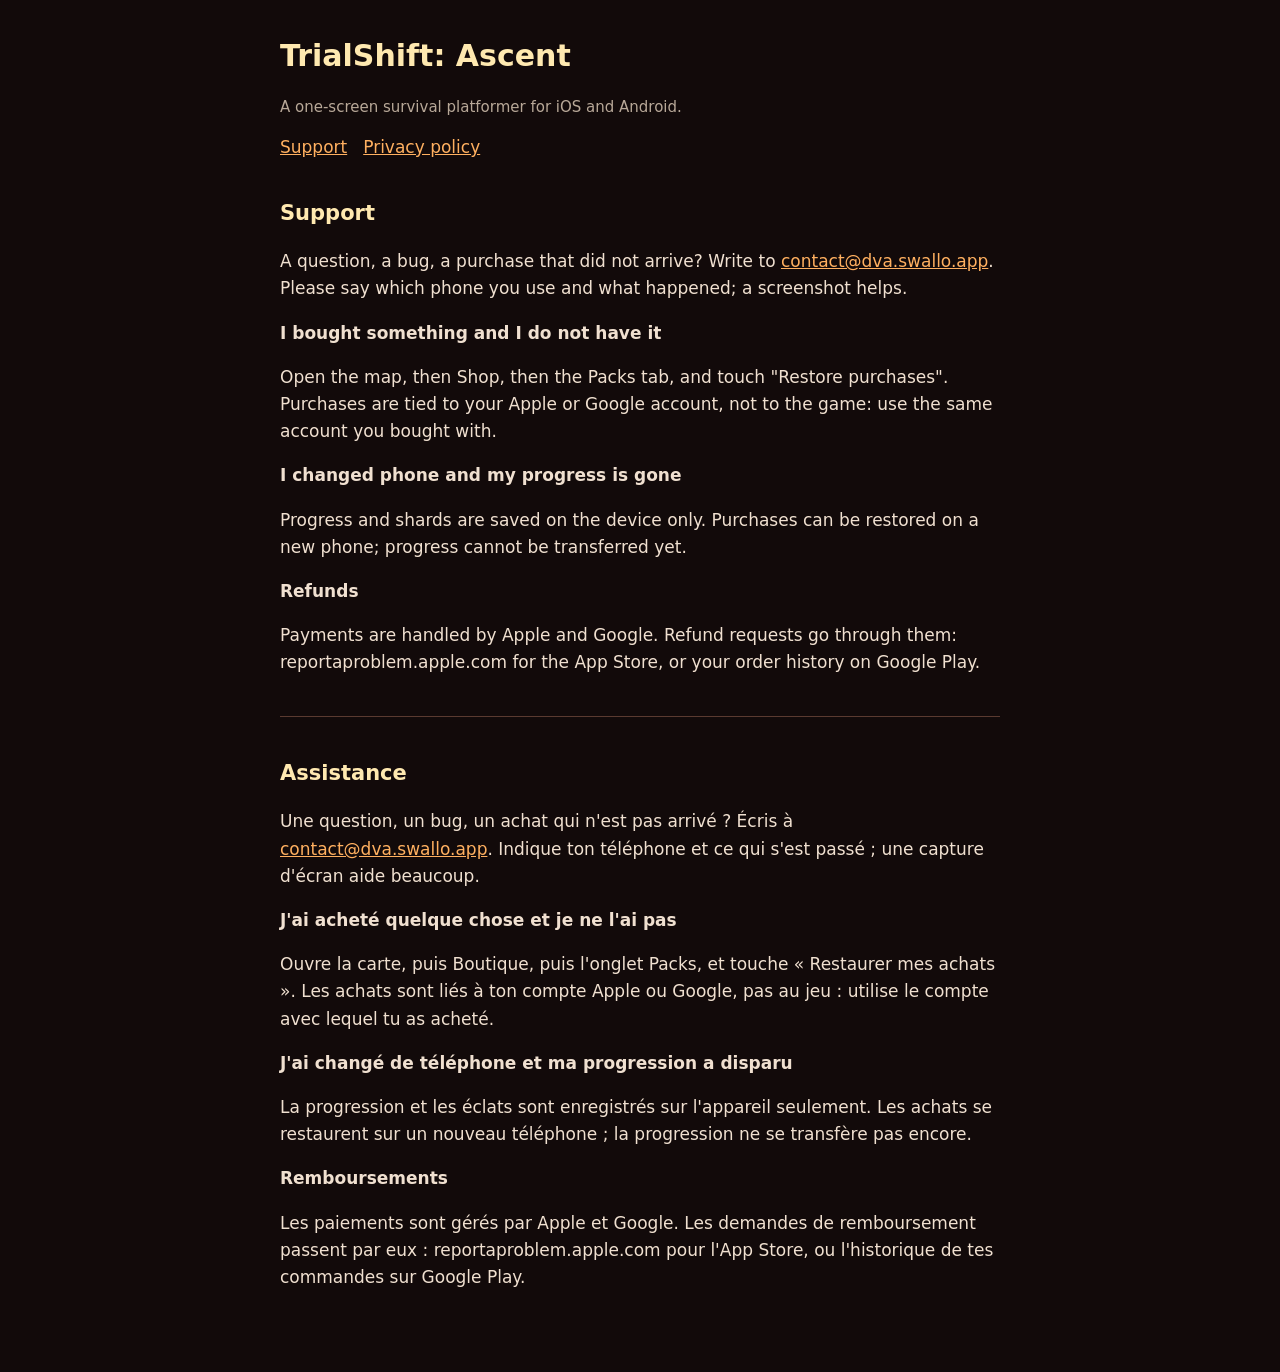
<file: index.html>
<!doctype html>
<html lang="en">
<head>
<meta charset="utf-8">
<meta name="viewport" content="width=device-width, initial-scale=1">
<title>TrialShift: Ascent — Support</title>
<link rel="stylesheet" href="style.css">
</head>
<body>
<main>
<h1>TrialShift: Ascent</h1>
<p class="muted">A one-screen survival platformer for iOS and Android.</p>
<nav><a href="index.html">Support</a><a href="privacy.html">Privacy policy</a></nav>

<h2>Support</h2>
<p>A question, a bug, a purchase that did not arrive? Write to <a href="mailto:contact@dva.swallo.app">contact@dva.swallo.app</a>. Please say which phone you use and what happened; a screenshot helps.</p>

<h3>I bought something and I do not have it</h3>
<p>Open the map, then Shop, then the Packs tab, and touch "Restore purchases". Purchases are tied to your Apple or Google account, not to the game: use the same account you bought with.</p>

<h3>I changed phone and my progress is gone</h3>
<p>Progress and shards are saved on the device only. Purchases can be restored on a new phone; progress cannot be transferred yet.</p>

<h3>Refunds</h3>
<p>Payments are handled by Apple and Google. Refund requests go through them: reportaproblem.apple.com for the App Store, or your order history on Google Play.</p>

<hr>

<h2>Assistance</h2>
<p>Une question, un bug, un achat qui n'est pas arrivé ? Écris à <a href="mailto:contact@dva.swallo.app">contact@dva.swallo.app</a>. Indique ton téléphone et ce qui s'est passé ; une capture d'écran aide beaucoup.</p>

<h3>J'ai acheté quelque chose et je ne l'ai pas</h3>
<p>Ouvre la carte, puis Boutique, puis l'onglet Packs, et touche « Restaurer mes achats ». Les achats sont liés à ton compte Apple ou Google, pas au jeu : utilise le compte avec lequel tu as acheté.</p>

<h3>J'ai changé de téléphone et ma progression a disparu</h3>
<p>La progression et les éclats sont enregistrés sur l'appareil seulement. Les achats se restaurent sur un nouveau téléphone ; la progression ne se transfère pas encore.</p>

<h3>Remboursements</h3>
<p>Les paiements sont gérés par Apple et Google. Les demandes de remboursement passent par eux : reportaproblem.apple.com pour l'App Store, ou l'historique de tes commandes sur Google Play.</p>
</main>
</body>
</html>
</file>
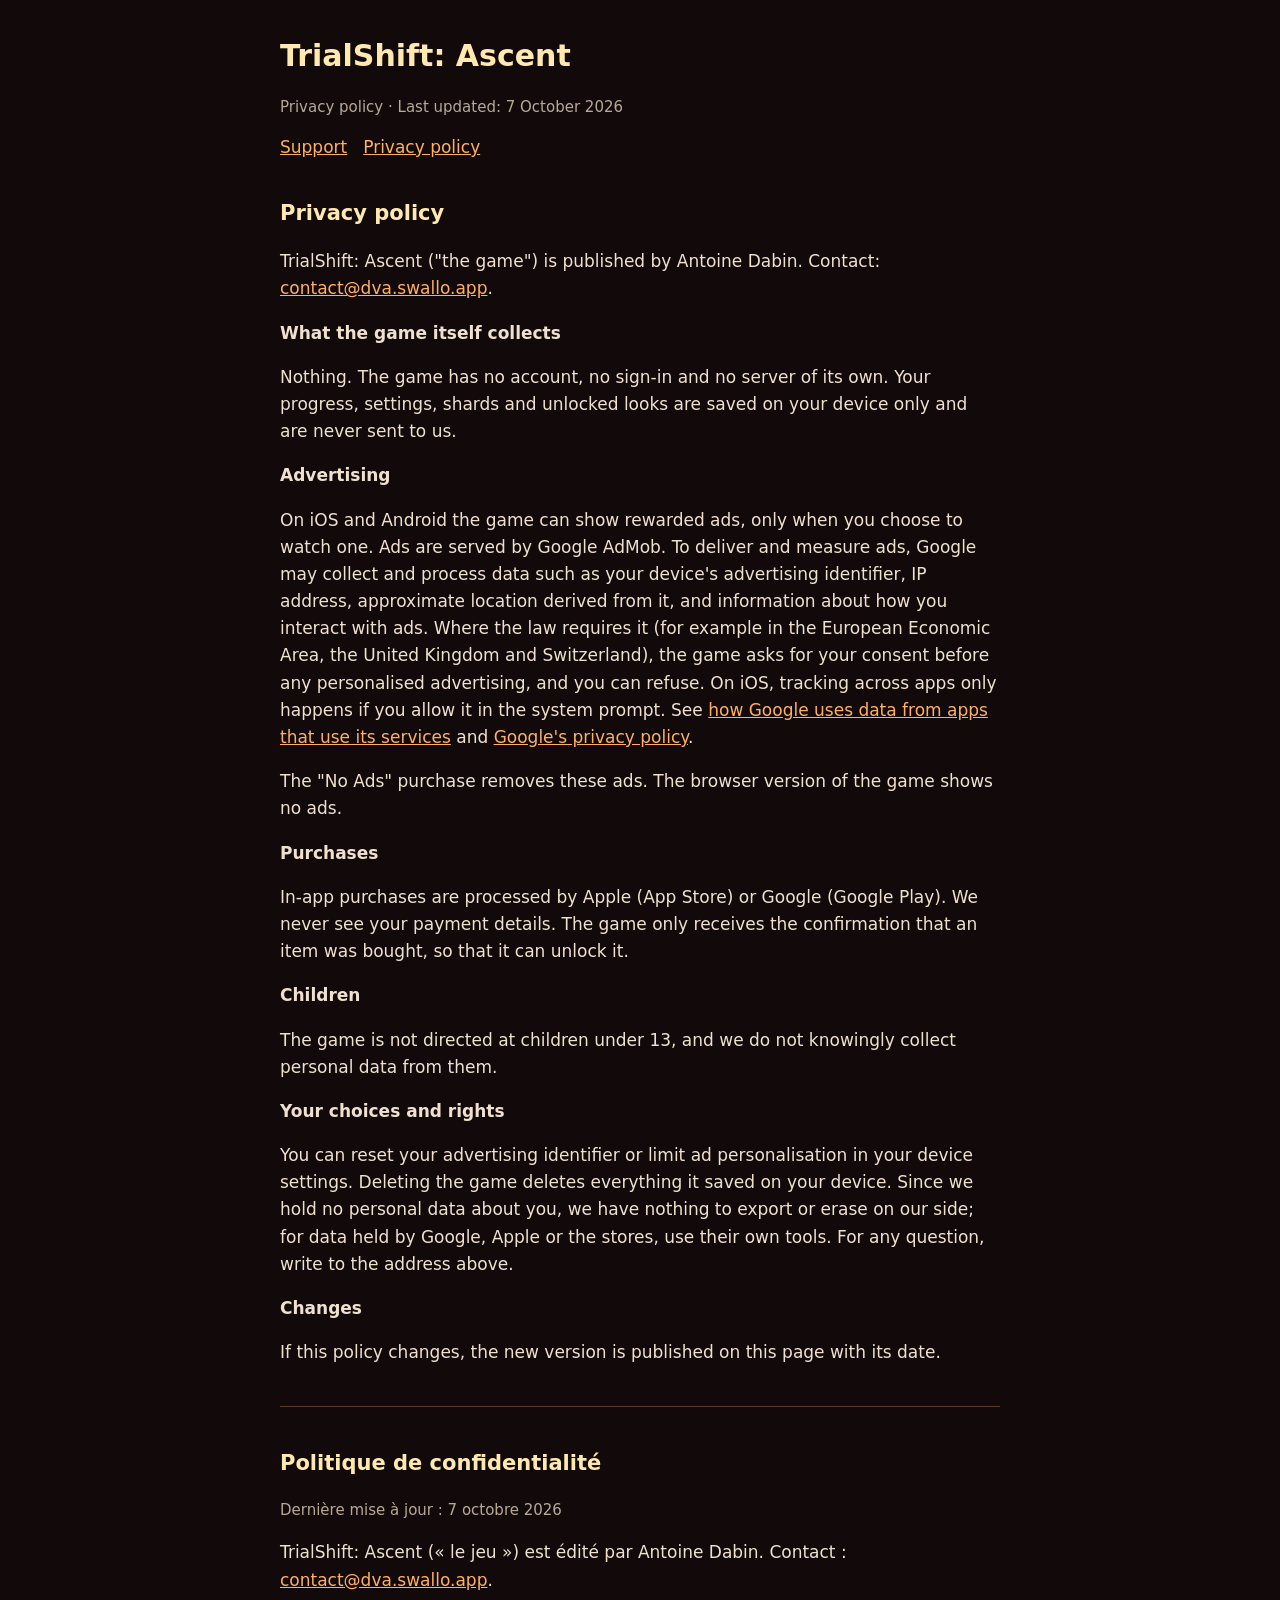
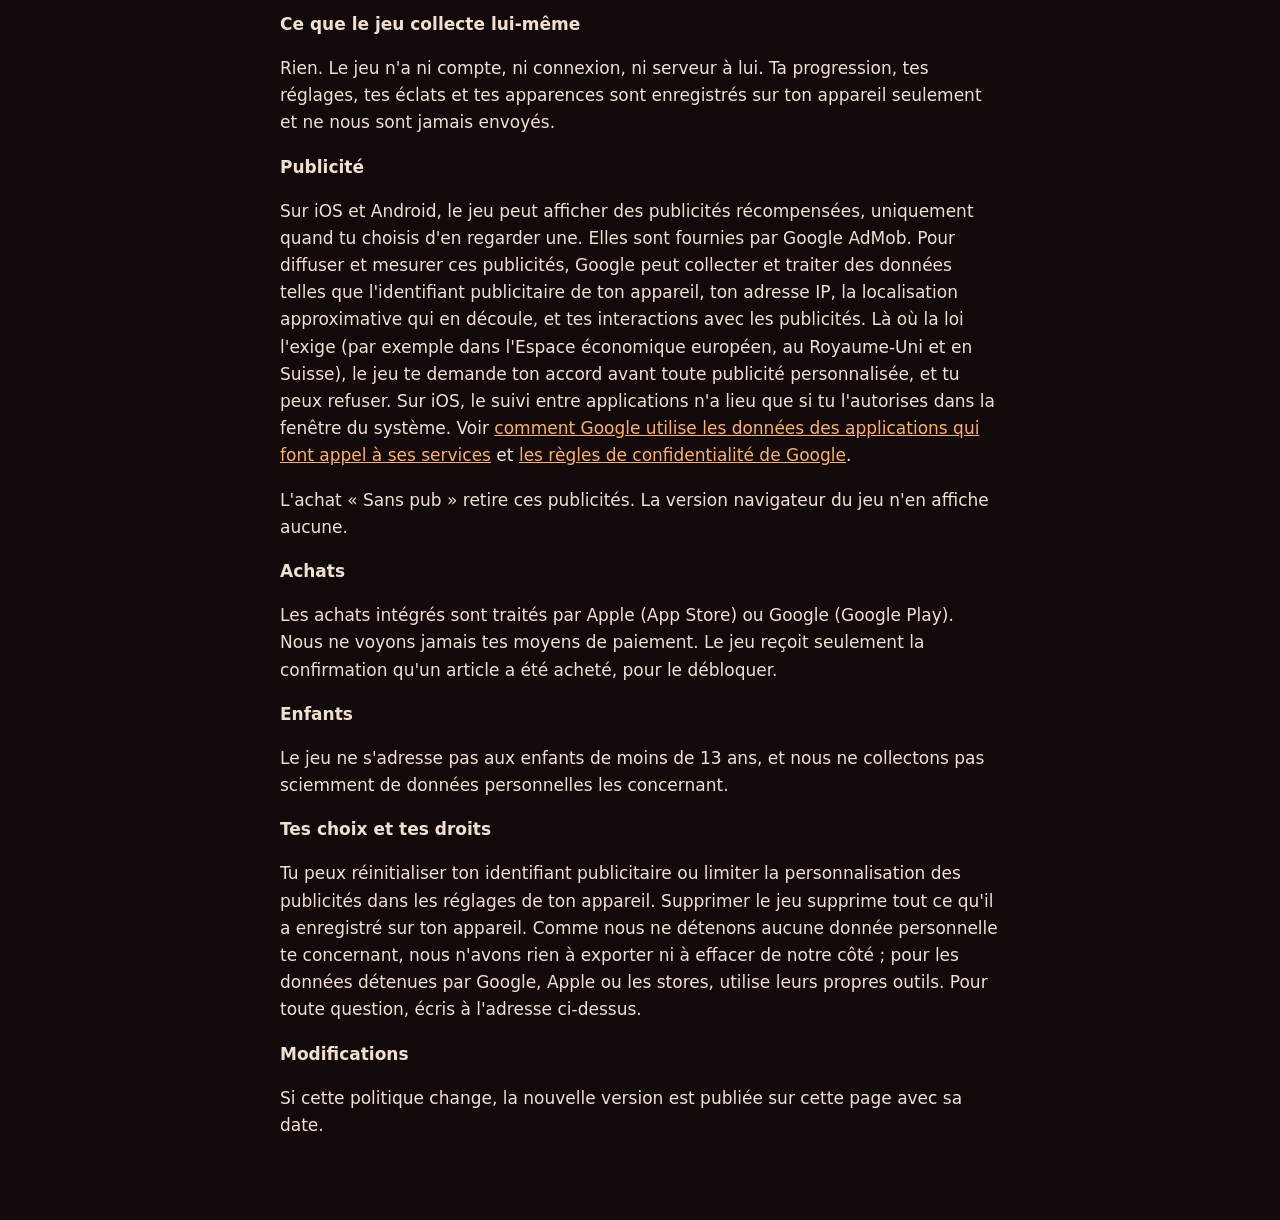
<file: privacy.html>
<!doctype html>
<html lang="en">
<head>
<meta charset="utf-8">
<meta name="viewport" content="width=device-width, initial-scale=1">
<title>TrialShift: Ascent — Privacy policy</title>
<link rel="stylesheet" href="style.css">
</head>
<body>
<main>
<h1>TrialShift: Ascent</h1>
<p class="muted">Privacy policy · Last updated: 7 October 2026</p>
<nav><a href="index.html">Support</a><a href="privacy.html">Privacy policy</a></nav>

<h2>Privacy policy</h2>
<p>TrialShift: Ascent ("the game") is published by Antoine Dabin. Contact: <a href="mailto:contact@dva.swallo.app">contact@dva.swallo.app</a>.</p>

<h3>What the game itself collects</h3>
<p>Nothing. The game has no account, no sign-in and no server of its own. Your progress, settings, shards and unlocked looks are saved on your device only and are never sent to us.</p>

<h3>Advertising</h3>
<p>On iOS and Android the game can show rewarded ads, only when you choose to watch one. Ads are served by Google AdMob. To deliver and measure ads, Google may collect and process data such as your device's advertising identifier, IP address, approximate location derived from it, and information about how you interact with ads. Where the law requires it (for example in the European Economic Area, the United Kingdom and Switzerland), the game asks for your consent before any personalised advertising, and you can refuse. On iOS, tracking across apps only happens if you allow it in the system prompt. See <a href="https://policies.google.com/technologies/partner-sites">how Google uses data from apps that use its services</a> and <a href="https://policies.google.com/privacy">Google's privacy policy</a>.</p>
<p>The "No Ads" purchase removes these ads. The browser version of the game shows no ads.</p>

<h3>Purchases</h3>
<p>In-app purchases are processed by Apple (App Store) or Google (Google Play). We never see your payment details. The game only receives the confirmation that an item was bought, so that it can unlock it.</p>

<h3>Children</h3>
<p>The game is not directed at children under 13, and we do not knowingly collect personal data from them.</p>

<h3>Your choices and rights</h3>
<p>You can reset your advertising identifier or limit ad personalisation in your device settings. Deleting the game deletes everything it saved on your device. Since we hold no personal data about you, we have nothing to export or erase on our side; for data held by Google, Apple or the stores, use their own tools. For any question, write to the address above.</p>

<h3>Changes</h3>
<p>If this policy changes, the new version is published on this page with its date.</p>

<hr>

<h2>Politique de confidentialité</h2>
<p class="muted">Dernière mise à jour : 7 octobre 2026</p>
<p>TrialShift: Ascent (« le jeu ») est édité par Antoine Dabin. Contact : <a href="mailto:contact@dva.swallo.app">contact@dva.swallo.app</a>.</p>

<h3>Ce que le jeu collecte lui-même</h3>
<p>Rien. Le jeu n'a ni compte, ni connexion, ni serveur à lui. Ta progression, tes réglages, tes éclats et tes apparences sont enregistrés sur ton appareil seulement et ne nous sont jamais envoyés.</p>

<h3>Publicité</h3>
<p>Sur iOS et Android, le jeu peut afficher des publicités récompensées, uniquement quand tu choisis d'en regarder une. Elles sont fournies par Google AdMob. Pour diffuser et mesurer ces publicités, Google peut collecter et traiter des données telles que l'identifiant publicitaire de ton appareil, ton adresse IP, la localisation approximative qui en découle, et tes interactions avec les publicités. Là où la loi l'exige (par exemple dans l'Espace économique européen, au Royaume-Uni et en Suisse), le jeu te demande ton accord avant toute publicité personnalisée, et tu peux refuser. Sur iOS, le suivi entre applications n'a lieu que si tu l'autorises dans la fenêtre du système. Voir <a href="https://policies.google.com/technologies/partner-sites?hl=fr">comment Google utilise les données des applications qui font appel à ses services</a> et <a href="https://policies.google.com/privacy?hl=fr">les règles de confidentialité de Google</a>.</p>
<p>L'achat « Sans pub » retire ces publicités. La version navigateur du jeu n'en affiche aucune.</p>

<h3>Achats</h3>
<p>Les achats intégrés sont traités par Apple (App Store) ou Google (Google Play). Nous ne voyons jamais tes moyens de paiement. Le jeu reçoit seulement la confirmation qu'un article a été acheté, pour le débloquer.</p>

<h3>Enfants</h3>
<p>Le jeu ne s'adresse pas aux enfants de moins de 13 ans, et nous ne collectons pas sciemment de données personnelles les concernant.</p>

<h3>Tes choix et tes droits</h3>
<p>Tu peux réinitialiser ton identifiant publicitaire ou limiter la personnalisation des publicités dans les réglages de ton appareil. Supprimer le jeu supprime tout ce qu'il a enregistré sur ton appareil. Comme nous ne détenons aucune donnée personnelle te concernant, nous n'avons rien à exporter ni à effacer de notre côté ; pour les données détenues par Google, Apple ou les stores, utilise leurs propres outils. Pour toute question, écris à l'adresse ci-dessus.</p>

<h3>Modifications</h3>
<p>Si cette politique change, la nouvelle version est publiée sur cette page avec sa date.</p>
</main>
</body>
</html>
</file>
<file: style.css>
:root { color-scheme: dark; }
body { margin: 0; background: #120a0a; color: #f0e0d0; font: 17px/1.6 system-ui, -apple-system, "Segoe UI", sans-serif; }
main { max-width: 720px; margin: 0 auto; padding: 32px 16px 64px; }
h1 { color: #ffe9b0; font-size: 30px; margin: 0 0 4px; }
h2 { color: #ffe9b0; font-size: 21px; margin-top: 36px; }
h3 { font-size: 17px; margin-bottom: 4px; }
a { color: #ffb060; }
nav { margin: 8px 0 24px; }
nav a { margin-right: 16px; }
.muted { color: #b8a898; font-size: 15px; }
hr { border: 0; border-top: 1px solid #5a3a30; margin: 40px 0; }
</file>
